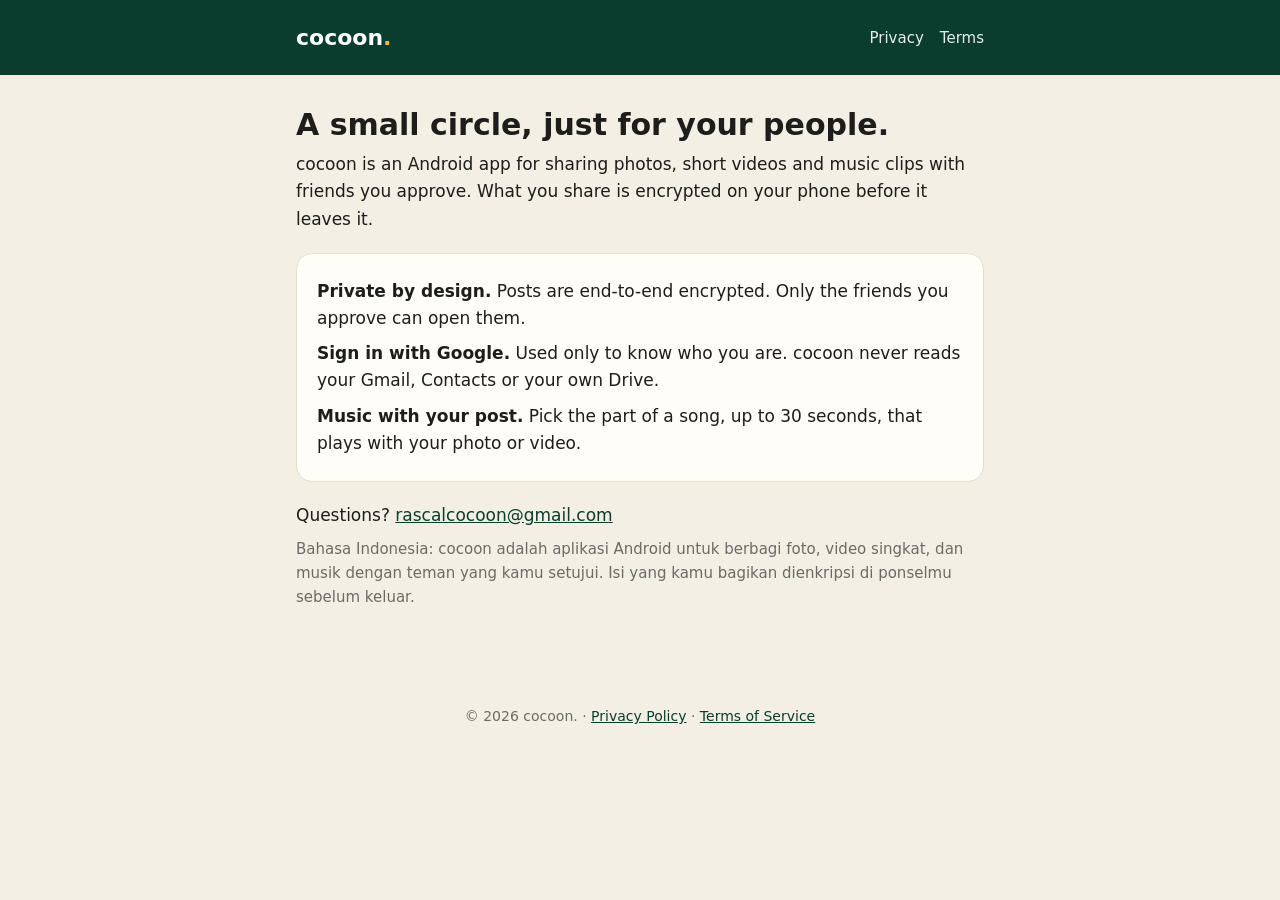
<file: index.html>
<!doctype html>
<html lang="en">
<head>
<meta charset="utf-8">
<meta name="viewport" content="width=device-width, initial-scale=1">
<title>cocoon.</title>
<meta name="description" content="cocoon is a small, private circle for sharing photos, videos and music with the people you pick.">
<link rel="stylesheet" href="style.css">
</head>
<body>
<header><div><a href="index.html">cocoon<span>.</span></a><nav><a href="privacy.html">Privacy</a><a href="terms.html">Terms</a></nav></div></header>
<main>
  <h1>A small circle, just for your people.</h1>
  <p>cocoon is an Android app for sharing photos, short videos and music clips with friends you approve. What you share is encrypted on your phone before it leaves it.</p>
  <div class="card">
    <p><strong>Private by design.</strong> Posts are end-to-end encrypted. Only the friends you approve can open them.</p>
    <p><strong>Sign in with Google.</strong> Used only to know who you are. cocoon never reads your Gmail, Contacts or your own Drive.</p>
    <p><strong>Music with your post.</strong> Pick the part of a song, up to 30 seconds, that plays with your photo or video.</p>
  </div>
  <p>Questions? <a href="mailto:rascalcocoon@gmail.com">rascalcocoon@gmail.com</a></p>
  <p class="muted">Bahasa Indonesia: cocoon adalah aplikasi Android untuk berbagi foto, video singkat, dan musik dengan teman yang kamu setujui. Isi yang kamu bagikan dienkripsi di ponselmu sebelum keluar.</p>
</main>
<footer>&copy; 2026 cocoon. &middot; <a href="privacy.html">Privacy Policy</a> &middot; <a href="terms.html">Terms of Service</a></footer>
</body>
</html>
</file>
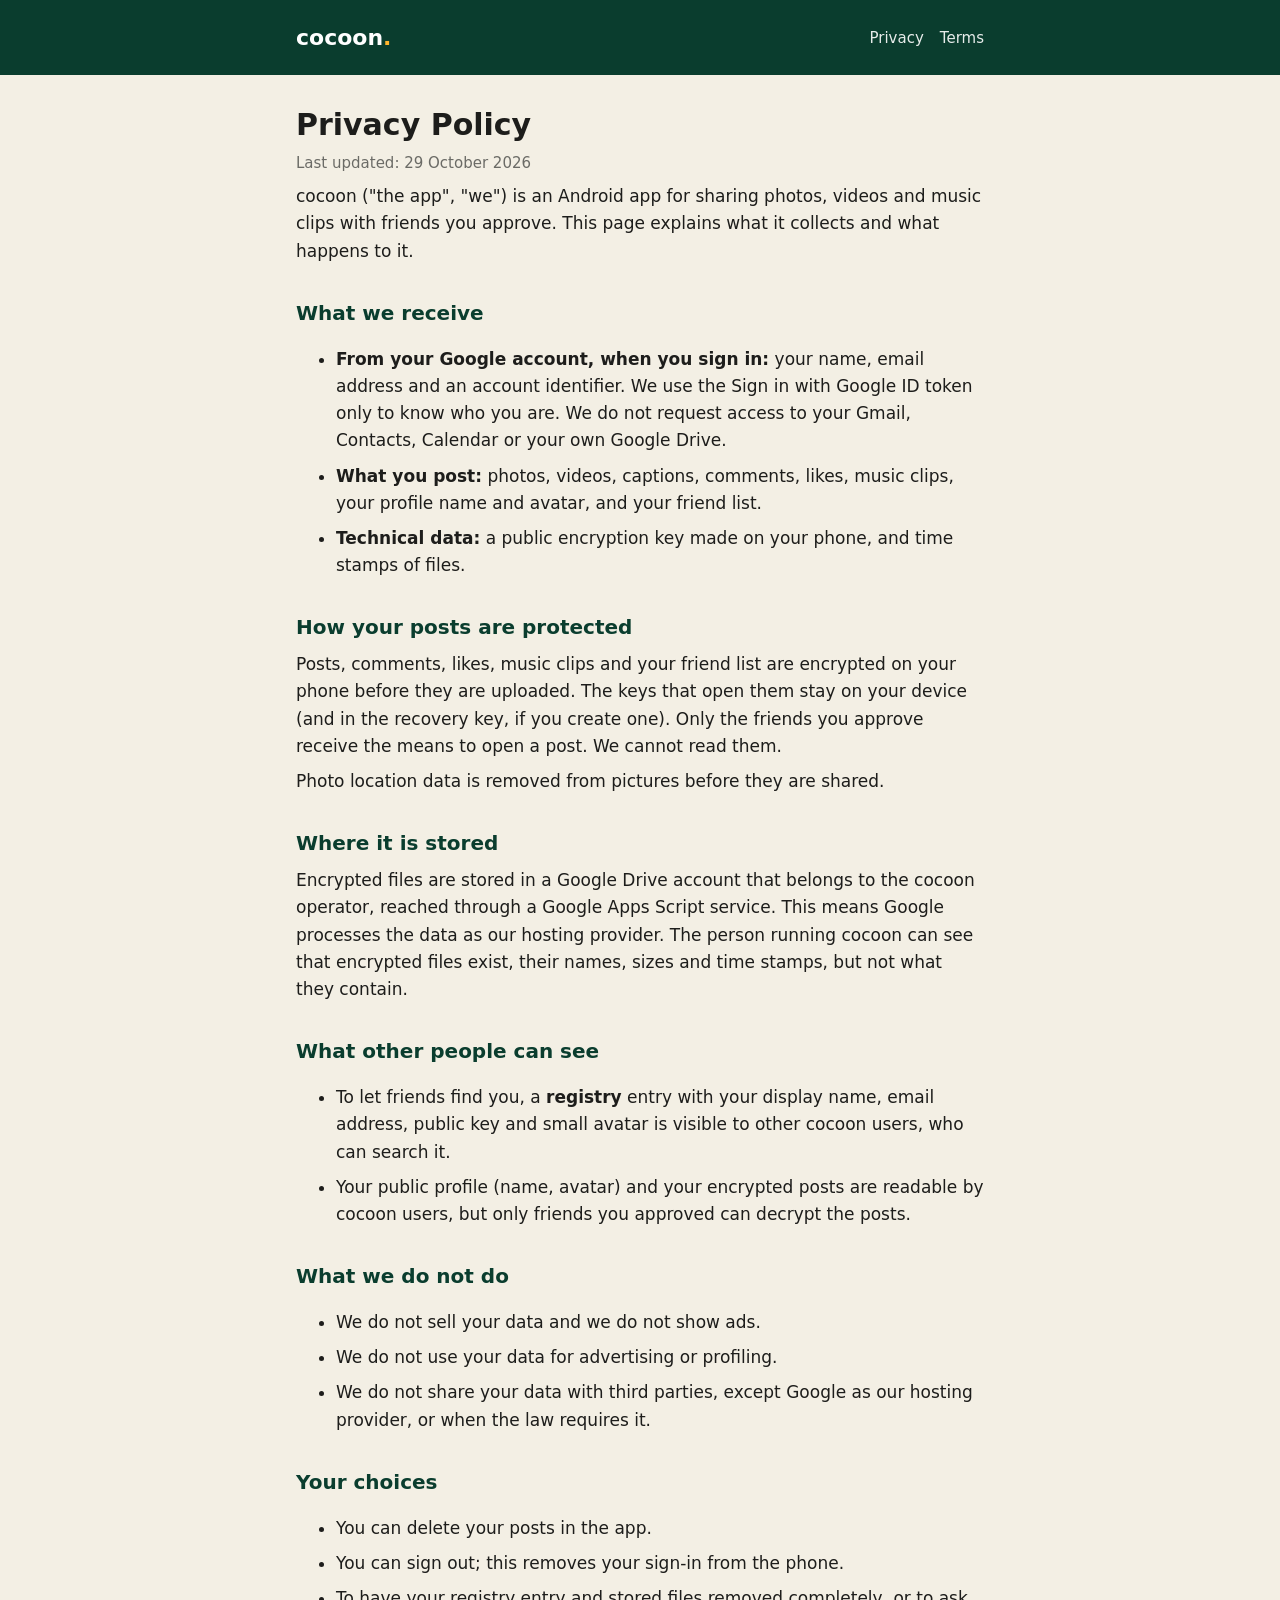
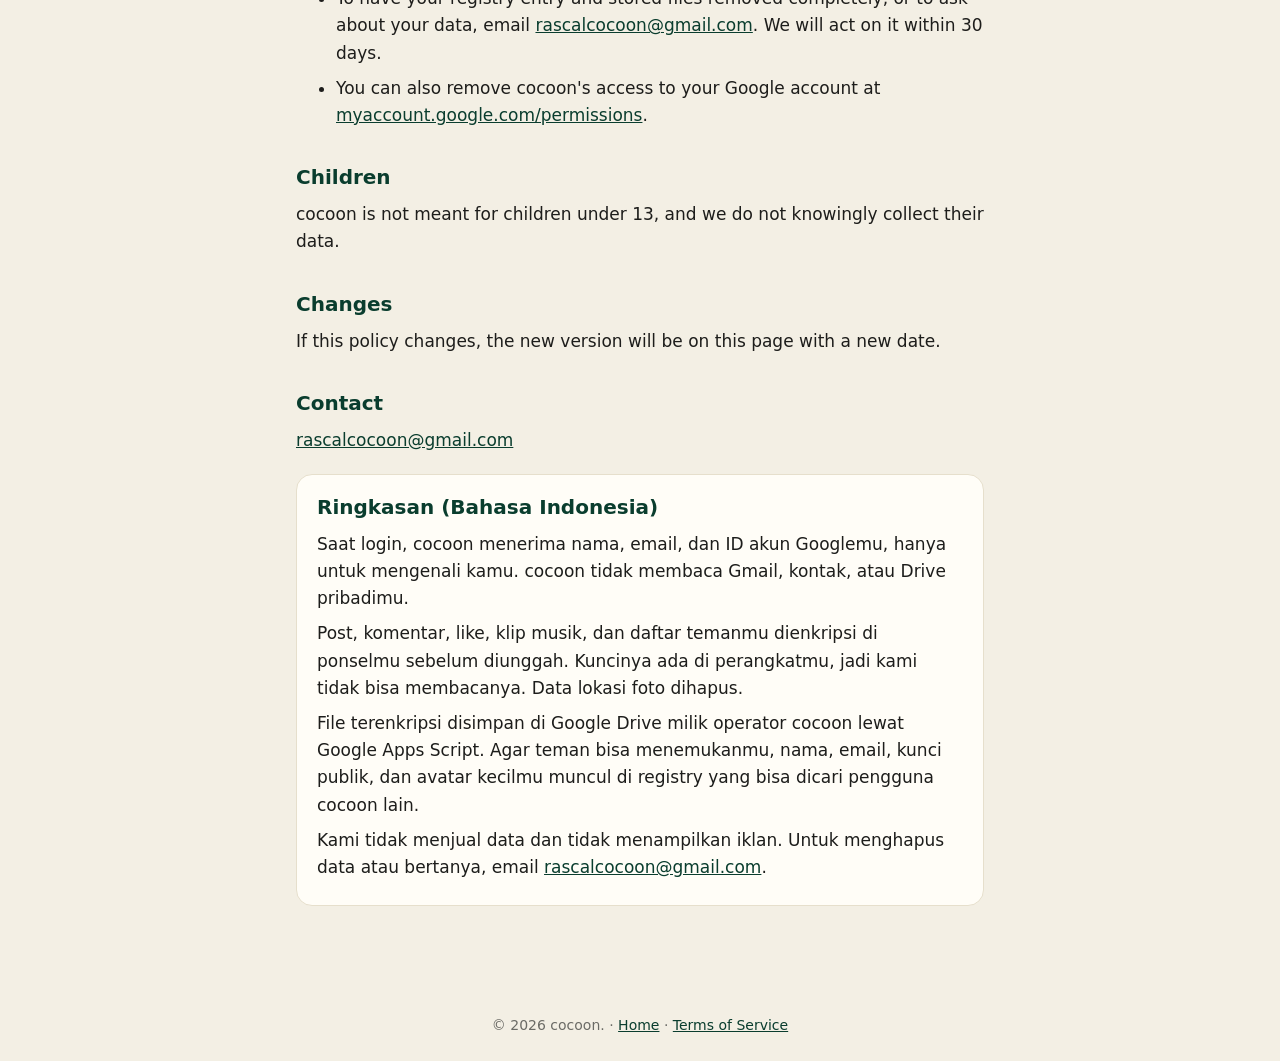
<file: privacy.html>
<!doctype html>
<html lang="en">
<head>
<meta charset="utf-8">
<meta name="viewport" content="width=device-width, initial-scale=1">
<title>Privacy Policy - cocoon.</title>
<link rel="stylesheet" href="style.css">
</head>
<body>
<header><div><a href="index.html">cocoon<span>.</span></a><nav><a href="privacy.html">Privacy</a><a href="terms.html">Terms</a></nav></div></header>
<main>
  <h1>Privacy Policy</h1>
  <p class="muted">Last updated: 29 October 2026</p>
  <p>cocoon ("the app", "we") is an Android app for sharing photos, videos and music clips with friends you approve. This page explains what it collects and what happens to it.</p>

  <h2>What we receive</h2>
  <ul>
    <li><strong>From your Google account, when you sign in:</strong> your name, email address and an account identifier. We use the Sign in with Google ID token only to know who you are. We do not request access to your Gmail, Contacts, Calendar or your own Google Drive.</li>
    <li><strong>What you post:</strong> photos, videos, captions, comments, likes, music clips, your profile name and avatar, and your friend list.</li>
    <li><strong>Technical data:</strong> a public encryption key made on your phone, and time stamps of files.</li>
  </ul>

  <h2>How your posts are protected</h2>
  <p>Posts, comments, likes, music clips and your friend list are encrypted on your phone before they are uploaded. The keys that open them stay on your device (and in the recovery key, if you create one). Only the friends you approve receive the means to open a post. We cannot read them.</p>
  <p>Photo location data is removed from pictures before they are shared.</p>

  <h2>Where it is stored</h2>
  <p>Encrypted files are stored in a Google Drive account that belongs to the cocoon operator, reached through a Google Apps Script service. This means Google processes the data as our hosting provider. The person running cocoon can see that encrypted files exist, their names, sizes and time stamps, but not what they contain.</p>

  <h2>What other people can see</h2>
  <ul>
    <li>To let friends find you, a <strong>registry</strong> entry with your display name, email address, public key and small avatar is visible to other cocoon users, who can search it.</li>
    <li>Your public profile (name, avatar) and your encrypted posts are readable by cocoon users, but only friends you approved can decrypt the posts.</li>
  </ul>

  <h2>What we do not do</h2>
  <ul>
    <li>We do not sell your data and we do not show ads.</li>
    <li>We do not use your data for advertising or profiling.</li>
    <li>We do not share your data with third parties, except Google as our hosting provider, or when the law requires it.</li>
  </ul>

  <h2>Your choices</h2>
  <ul>
    <li>You can delete your posts in the app.</li>
    <li>You can sign out; this removes your sign-in from the phone.</li>
    <li>To have your registry entry and stored files removed completely, or to ask about your data, email <a href="mailto:rascalcocoon@gmail.com">rascalcocoon@gmail.com</a>. We will act on it within 30 days.</li>
    <li>You can also remove cocoon's access to your Google account at <a href="https://myaccount.google.com/permissions">myaccount.google.com/permissions</a>.</li>
  </ul>

  <h2>Children</h2>
  <p>cocoon is not meant for children under 13, and we do not knowingly collect their data.</p>

  <h2>Changes</h2>
  <p>If this policy changes, the new version will be on this page with a new date.</p>

  <h2>Contact</h2>
  <p><a href="mailto:rascalcocoon@gmail.com">rascalcocoon@gmail.com</a></p>

  <div class="card">
    <h2 style="margin-top:0">Ringkasan (Bahasa Indonesia)</h2>
    <p>Saat login, cocoon menerima nama, email, dan ID akun Googlemu, hanya untuk mengenali kamu. cocoon tidak membaca Gmail, kontak, atau Drive pribadimu.</p>
    <p>Post, komentar, like, klip musik, dan daftar temanmu dienkripsi di ponselmu sebelum diunggah. Kuncinya ada di perangkatmu, jadi kami tidak bisa membacanya. Data lokasi foto dihapus.</p>
    <p>File terenkripsi disimpan di Google Drive milik operator cocoon lewat Google Apps Script. Agar teman bisa menemukanmu, nama, email, kunci publik, dan avatar kecilmu muncul di registry yang bisa dicari pengguna cocoon lain.</p>
    <p>Kami tidak menjual data dan tidak menampilkan iklan. Untuk menghapus data atau bertanya, email <a href="mailto:rascalcocoon@gmail.com">rascalcocoon@gmail.com</a>.</p>
  </div>
</main>
<footer>&copy; 2026 cocoon. &middot; <a href="index.html">Home</a> &middot; <a href="terms.html">Terms of Service</a></footer>
</body>
</html>
</file>
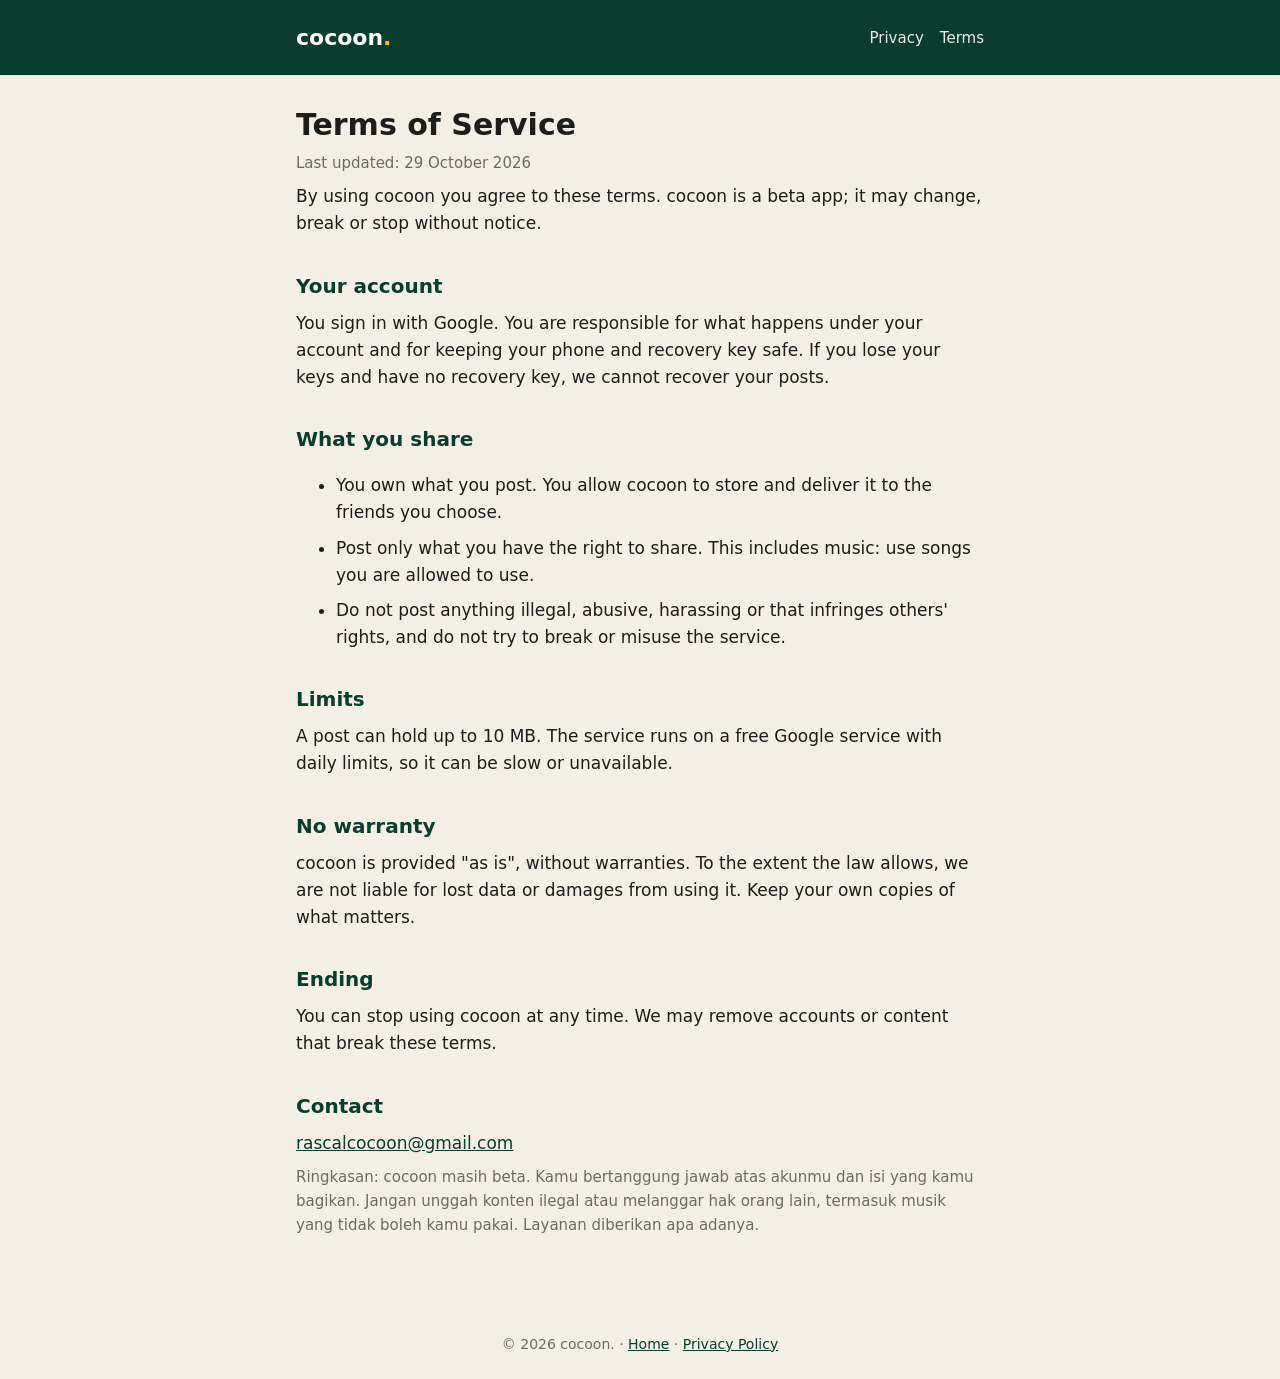
<file: terms.html>
<!doctype html>
<html lang="en">
<head>
<meta charset="utf-8">
<meta name="viewport" content="width=device-width, initial-scale=1">
<title>Terms of Service - cocoon.</title>
<link rel="stylesheet" href="style.css">
</head>
<body>
<header><div><a href="index.html">cocoon<span>.</span></a><nav><a href="privacy.html">Privacy</a><a href="terms.html">Terms</a></nav></div></header>
<main>
  <h1>Terms of Service</h1>
  <p class="muted">Last updated: 29 October 2026</p>
  <p>By using cocoon you agree to these terms. cocoon is a beta app; it may change, break or stop without notice.</p>

  <h2>Your account</h2>
  <p>You sign in with Google. You are responsible for what happens under your account and for keeping your phone and recovery key safe. If you lose your keys and have no recovery key, we cannot recover your posts.</p>

  <h2>What you share</h2>
  <ul>
    <li>You own what you post. You allow cocoon to store and deliver it to the friends you choose.</li>
    <li>Post only what you have the right to share. This includes music: use songs you are allowed to use.</li>
    <li>Do not post anything illegal, abusive, harassing or that infringes others' rights, and do not try to break or misuse the service.</li>
  </ul>

  <h2>Limits</h2>
  <p>A post can hold up to 10 MB. The service runs on a free Google service with daily limits, so it can be slow or unavailable.</p>

  <h2>No warranty</h2>
  <p>cocoon is provided "as is", without warranties. To the extent the law allows, we are not liable for lost data or damages from using it. Keep your own copies of what matters.</p>

  <h2>Ending</h2>
  <p>You can stop using cocoon at any time. We may remove accounts or content that break these terms.</p>

  <h2>Contact</h2>
  <p><a href="mailto:rascalcocoon@gmail.com">rascalcocoon@gmail.com</a></p>

  <p class="muted">Ringkasan: cocoon masih beta. Kamu bertanggung jawab atas akunmu dan isi yang kamu bagikan. Jangan unggah konten ilegal atau melanggar hak orang lain, termasuk musik yang tidak boleh kamu pakai. Layanan diberikan apa adanya.</p>
</main>
<footer>&copy; 2026 cocoon. &middot; <a href="index.html">Home</a> &middot; <a href="privacy.html">Privacy Policy</a></footer>
</body>
</html>
</file>
<file: style.css>
:root { --forest:#0a3d2e; --cream:#f3efe4; --ink:#1d1d1b; --gray:#6b6b66; --amber:#ffb62e; }
* { box-sizing: border-box; }
body { margin:0; background:var(--cream); color:var(--ink); font:17px/1.6 system-ui,-apple-system,"Segoe UI",Roboto,sans-serif; }
main { max-width:720px; margin:0 auto; padding:32px 16px 64px; }
header { background:var(--forest); color:#fff; }
header div { max-width:720px; margin:0 auto; padding:20px 16px; display:flex; align-items:center; gap:12px; }
header a { color:#fff; text-decoration:none; font-weight:700; font-size:22px; }
header a span { color:var(--amber); }
nav { margin-left:auto; display:flex; gap:16px; font-size:15px; }
nav a { font-weight:400; font-size:15px; opacity:.9; }
h1 { font-size:30px; line-height:1.2; margin:0 0 8px; }
h2 { font-size:20px; margin:32px 0 6px; color:var(--forest); }
p, li { margin:8px 0; }
.muted { color:var(--gray); font-size:15px; }
.card { background:#fffdf7; border:1px solid #e6dfcc; border-radius:16px; padding:16px 20px; margin:20px 0; }
a { color:var(--forest); }
footer { color:var(--gray); font-size:14px; text-align:center; padding:24px 16px; }
</file>
